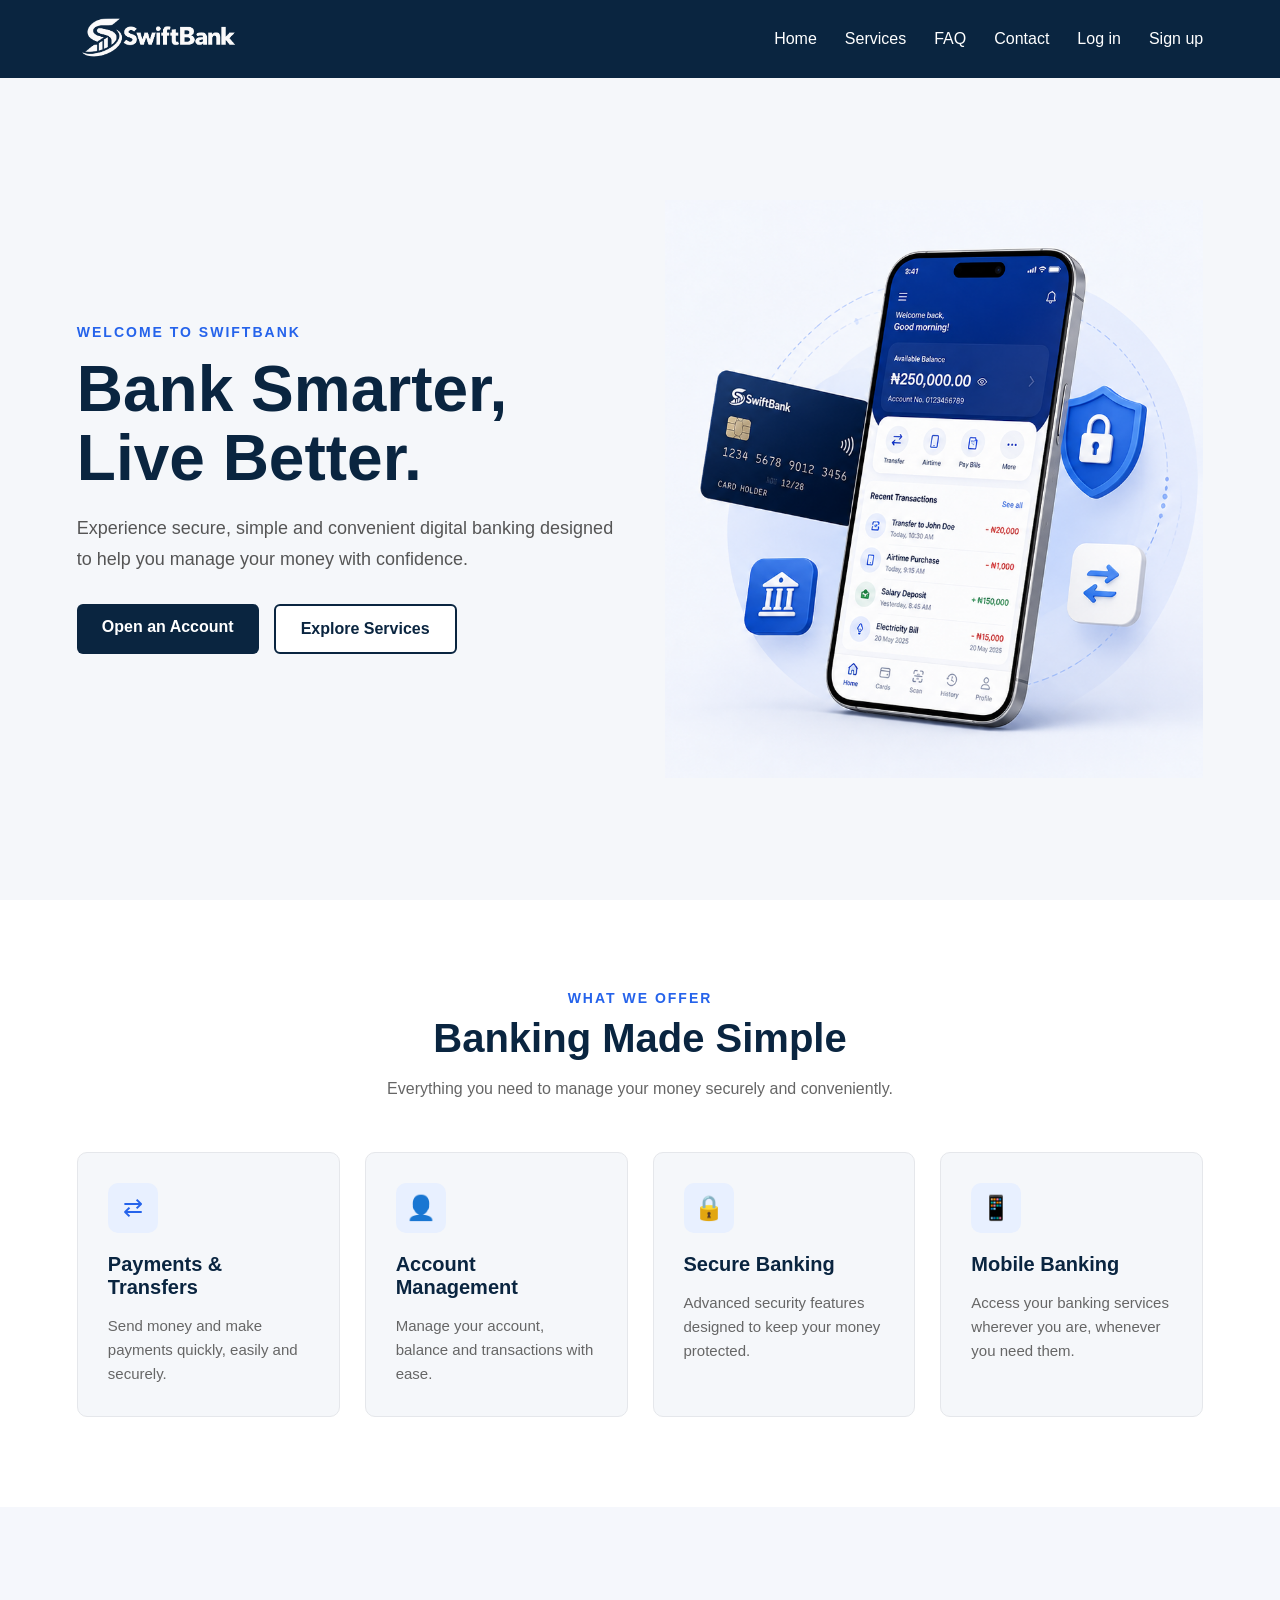
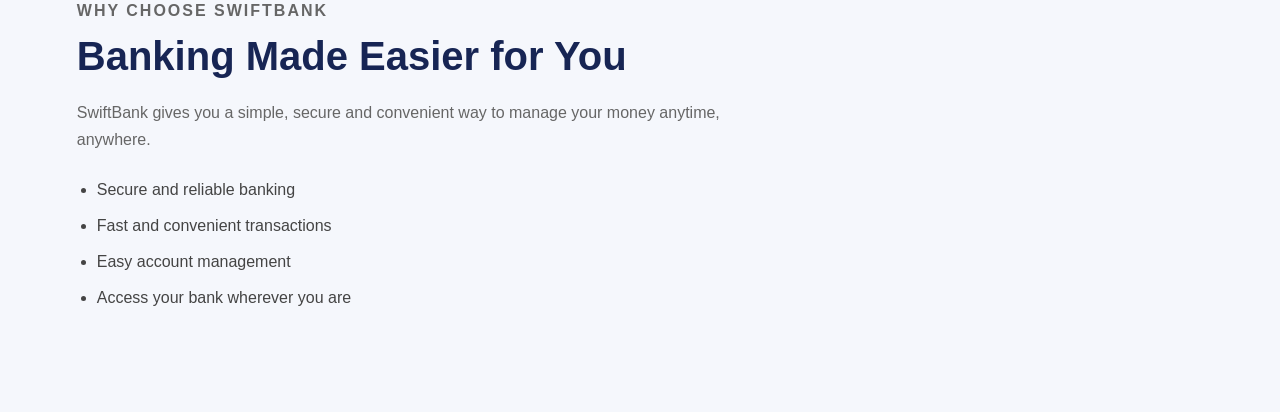
<file: index.html>
<!DOCTYPE html>
<html lang="en">

<head>
  <meta charset="UTF-8">
  <meta name="viewport" content="width=device-width, initial-scale=1.0">

  <title>SwiftBank | Secure Digital Banking</title>

  <link rel="stylesheet" href="css/style.css">
</head>

<body>

  <!-- Navigation -->
  <nav>
    <a href="index.html" class="logo">
      <img src="images/logo-white.png.png" alt="SwiftBank Logo">
    </a>

    <ul>
      <li><a href="index.html">Home</a></li>
      <li><a href="services.html">Services</a></li>
      <li><a href="faq.html">FAQ</a></li>
      <li><a href="contact.html">Contact</a></li>
      <li><a href="login.html">Log in</a></li>
      <li><a href="signup.html">Sign up</a></li>
    </ul>
  </nav>

  <!-- Hero Section -->
  <section class="hero">
    <div class="hero-content">
      <p class="hero-subtitle">WELCOME TO SWIFTBANK</p>

      <h1>Bank Smarter,<br>Live Better.</h1>

      <p class="hero-text">
        Experience secure, simple and convenient digital banking
        designed to help you manage your money with confidence.
      </p>

      <div class="hero-buttons">
        <a href="signup.html" class="btn-primary">Open an Account</a>
        <a href="services.html" class="btn-secondary">Explore Services</a>
      </div>
    </div>

    <div class="hero-image">
      <img src="images/banking-hero.png.png" alt="Digital banking illustration">
    </div>
  </section>

  <!-- Services Section -->
  <section class="services">
    <div class="section-heading">
      <p>WHAT WE OFFER</p>
      <h2>Banking Made Simple</h2>
      <span>Everything you need to manage your money securely and conveniently.</span>
    </div>

    <div class="service-cards">

      <div class="service-card">
        <div class="service-icon">⇄</div>
        <h3>Payments &amp; Transfers</h3>
        <p>Send money and make payments quickly, easily and securely.</p>
      </div>

      <div class="service-card">
        <div class="service-icon">👤</div>
        <h3>Account Management</h3>
        <p>Manage your account, balance and transactions with ease.</p>
      </div>

      <div class="service-card">
        <div class="service-icon">🔒</div>
        <h3>Secure Banking</h3>
        <p>Advanced security features designed to keep your money protected.</p>
      </div>

      <div class="service-card">
        <div class="service-icon">📱</div>
        <h3>Mobile Banking</h3>
        <p>Access your banking services wherever you are, whenever you need them.</p>
      </div>

    </div>
  </section>

  <!-- Why Choose Section -->
  <section class="why-choose">
    <div class="why-text">
      <p class="section-label">WHY CHOOSE SWIFTBANK</p>

      <h2>Banking Made Easier for You</h2>

      <p>
        SwiftBank gives you a simple, secure and convenient way
        to manage your money anytime, anywhere.
      </p>

      <ul>
        <li>Secure and reliable banking</li>
        <li>Fast and convenient transactions</li>
        <li>Easy account management</li>
        <li>Access your bank wherever you are</li>
      </ul>
    </div>
  </section>

</body>
</html>
</file>
<file: css/style.css>
/* =========================
   GLOBAL RESET
   ========================= */

* {
  margin: 0;
  padding: 0;
  box-sizing: border-box;
}

html {
  scroll-behavior: smooth;
}

body {
  font-family: Arial, Helvetica, sans-serif;
  background-color: #f5f7fa;
  color: #333;
  overflow-x: hidden;
}

img {
  max-width: 100%;
}


/* =========================
   NAVIGATION
   ========================= */

nav {
  width: 100%;
  min-height: 78px;
  display: flex;
  justify-content: space-between;
  align-items: center;
  gap: 30px;
  background: #0a2540;
  padding: 10px 6%;
}

.logo {
  flex-shrink: 0;
}

.logo img {
  height: 55px;
  width: auto;
  display: block;
}

nav ul {
  display: flex;
  align-items: center;
  justify-content: flex-end;
  flex-wrap: wrap;
  gap: 10px 28px;
  list-style: none;
}

nav ul li {
  margin: 0;
}

nav ul li a {
  text-decoration: none;
  color: white;
  font-size: 16px;
  font-weight: 500;
  transition: color 0.3s ease;
  white-space: nowrap;
}

nav ul li a:hover {
  color: #4da6ff;
}


/* =========================
   HERO
   ========================= */

.hero {
  width: 100%;
  max-width: 1400px;
  min-height: calc(100vh - 78px);
  margin: 0 auto;
  display: grid;
  grid-template-columns: minmax(0, 1fr) minmax(0, 1fr);
  align-items: center;
  gap: 50px;
  padding: 70px 6%;
  background-color: #f5f7fa;
}

.hero-content {
  width: 100%;
  max-width: 600px;
}

.hero-subtitle {
  color: #2563eb;
  font-size: 14px;
  font-weight: bold;
  letter-spacing: 2px;
  margin-bottom: 15px;
}

.hero h1 {
  font-size: clamp(44px, 5vw, 64px);
  line-height: 1.08;
  color: #0a2540;
  margin-bottom: 20px;
}

.hero-text {
  width: 100%;
  max-width: 550px;
  font-size: 18px;
  line-height: 1.7;
  color: #555;
  margin-bottom: 30px;
}

.hero-buttons {
  display: flex;
  flex-wrap: wrap;
  gap: 15px;
}

.btn-primary,
.btn-secondary {
  display: inline-block;
  padding: 14px 25px;
  border-radius: 6px;
  text-decoration: none;
  font-size: 16px;
  font-weight: bold;
  transition: 0.3s ease;
  text-align: center;
}

.btn-primary {
  background-color: #0a2540;
  color: white;
}

.btn-primary:hover {
  background-color: #2563eb;
}

.btn-secondary {
  border: 2px solid #0a2540;
  color: #0a2540;
  background-color: white;
}

.btn-secondary:hover {
  background-color: #0a2540;
  color: white;
}

.hero-image {
  width: 100%;
  display: flex;
  justify-content: center;
  align-items: center;
}

.hero-image img {
  width: 100%;
  max-width: 560px;
  height: auto;
  display: block;
}


/* =========================
   SERVICES
   ========================= */

.services {
  width: 100%;
  padding: 90px 6%;
  background-color: white;
}

.section-heading {
  text-align: center;
  max-width: 750px;
  margin: 0 auto 50px;
}

.section-heading p {
  color: #2563eb;
  font-size: 14px;
  font-weight: bold;
  letter-spacing: 2px;
  margin-bottom: 10px;
}

.section-heading h2 {
  color: #0a2540;
  font-size: clamp(30px, 4vw, 40px);
  margin-bottom: 15px;
}

.section-heading span {
  display: block;
  color: #666;
  font-size: 16px;
  line-height: 1.6;
}

.service-cards {
  width: 100%;
  max-width: 1400px;
  margin: 0 auto;
  display: grid;
  grid-template-columns: repeat(4, minmax(0, 1fr));
  gap: 25px;
}

.service-card {
  min-width: 0;
  padding: 30px;
  background-color: #f5f7fa;
  border-radius: 10px;
  border: 1px solid #e5e7eb;
  transition: 0.3s ease;
}

.service-card h3 {
  color: #0a2540;
  font-size: 20px;
  margin-bottom: 15px;
}

.service-card p {
  color: #666;
  font-size: 15px;
  line-height: 1.6;
}

.service-card:hover {
  transform: translateY(-5px);
  box-shadow: 0 10px 25px rgba(10, 37, 64, 0.12);
}

.service-icon {
  width: 50px;
  height: 50px;
  display: flex;
  align-items: center;
  justify-content: center;
  background-color: #e8f0ff;
  color: #2563eb;
  border-radius: 10px;
  font-size: 24px;
  margin-bottom: 20px;
}


/* =========================
   WHY CHOOSE
   ========================= */

.why-choose {
  width: 100%;
  padding: 90px 6%;
  background-color: #f5f7fc;
}

.why-text {
  width: 100%;
  max-width: 700px;
}

.section-label {
  color: #243b73;
  font-size: 14px;
  font-weight: bold;
  letter-spacing: 2px;
}

.why-text h2 {
  color: #172554;
  font-size: clamp(30px, 4vw, 40px);
  margin: 10px 0 20px;
}

.why-text p {
  color: #666;
  font-size: 16px;
  line-height: 1.7;
}

.why-text ul {
  margin-top: 25px;
  padding-left: 20px;
}

.why-text li {
  color: #444;
  margin-bottom: 12px;
  line-height: 1.5;
}


/* =========================
   TABLET
   ========================= */

@media (max-width: 900px) {

  nav {
    padding: 12px 4%;
  }

  nav ul {
    gap: 8px 16px;
  }

  nav ul li a {
    font-size: 14px;
  }

  .hero {
    grid-template-columns: 1fr;
    min-height: auto;
    text-align: center;
    padding: 60px 5%;
    gap: 35px;
  }

  .hero-content {
    max-width: 700px;
    margin: 0 auto;
  }

  .hero-text {
    margin-left: auto;
    margin-right: auto;
  }

  .hero-buttons {
    justify-content: center;
  }

  .hero-image img {
    max-width: 500px;
  }

  .service-cards {
    grid-template-columns: repeat(2, minmax(0, 1fr));
  }
}


/* =========================
   MOBILE
   ========================= */

@media (max-width: 600px) {

  nav {
    min-height: auto;
    flex-direction: column;
    justify-content: center;
    padding: 12px 15px 15px;
    gap: 8px;
  }

  .logo img {
    height: 48px;
  }

  nav ul {
    width: 100%;
    justify-content: center;
    gap: 7px 14px;
  }

  nav ul li a {
    font-size: 13px;
  }

  .hero {
    padding: 45px 20px 55px;
    gap: 30px;
  }

  .hero-subtitle {
    font-size: 12px;
    letter-spacing: 1.5px;
  }

  .hero h1 {
    font-size: 40px;
  }

  .hero-text {
    font-size: 16px;
    line-height: 1.6;
  }

  .hero-buttons {
    flex-direction: column;
    align-items: center;
    width: 100%;
  }

  .btn-primary,
  .btn-secondary {
    width: 100%;
    max-width: 280px;
  }

  .hero-image img {
    max-width: 360px;
  }

  .services {
    padding: 60px 20px;
  }

  .section-heading {
    margin-bottom: 35px;
  }

  .section-heading h2 {
    font-size: 30px;
  }

  .section-heading span {
    font-size: 15px;
  }

  .service-cards {
    grid-template-columns: 1fr;
    gap: 18px;
  }

  .service-card {
    padding: 25px;
  }

  .why-choose {
    padding: 60px 20px;
  }

  .why-text h2 {
    font-size: 30px;
  }
}


/* =========================
   VERY SMALL PHONES
   ========================= */

@media (max-width: 380px) {

  nav ul {
    gap: 6px 10px;
  }

  nav ul li a {
    font-size: 12px;
  }

  .hero {
    padding-left: 15px;
    padding-right: 15px;
  }

  .hero h1 {
    font-size: 36px;
  }

  .hero-text {
    font-size: 15px;
  }

  .section-heading h2,
  .why-text h2 {
    font-size: 27px;
  }
}
</file>
